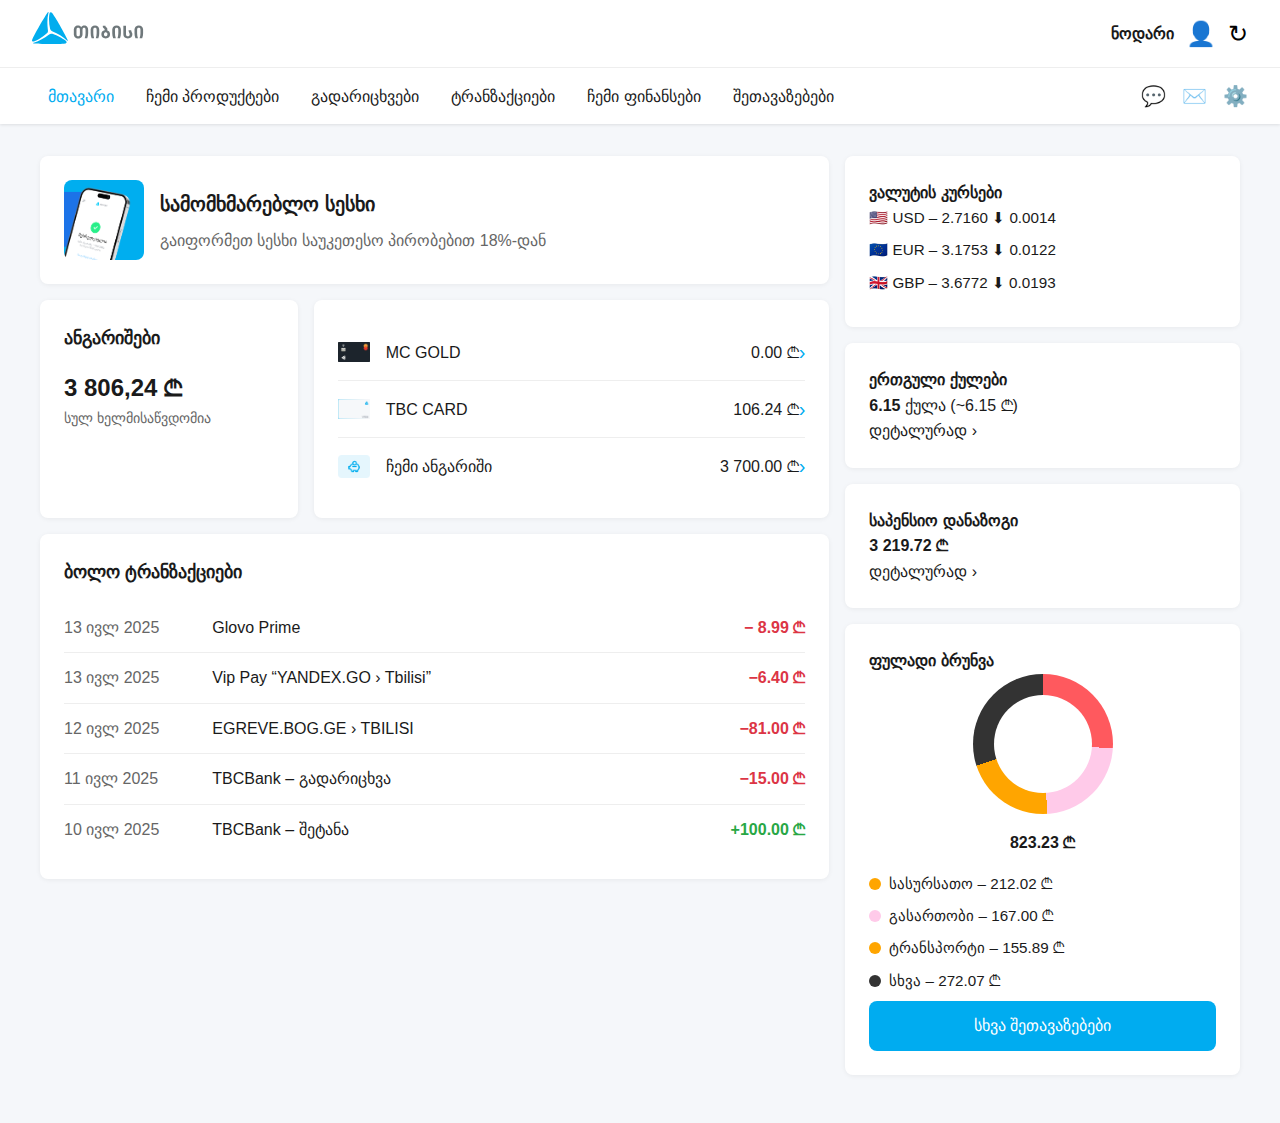
<file: index.html>
<!DOCTYPE html>
<html lang="ka">
<head>
  <meta charset="UTF-8">
  <meta name="viewport" content="width=device-width,initial-scale=1.0">
  <title>მთავარი — TBC ბანკი</title>
  <link rel="stylesheet" href="css/style.css">
</head>
<body>

  <!-- NAVBAR -->
  <header class="navbar">
    <div class="nav-top">
      <div class="logo"  aria-label="TBC ბანკი"> <img src="assets/Logo-ka-inner.svg" alt=""></div>
      <div class="profile" aria-label="პროფილი">
        <span class="profile-name">ნოდარი </span>
        <span class="profile-icon">👤</span>
        <button class="logout-btn" aria-label="გამოსვლა">↻</button>
      </div>
    </div>
    <div class="nav-bottom">
      <input type="checkbox" id="menu-toggle" class="menu-toggle">
      <label for="menu-toggle" class="menu-btn" aria-hidden="true">
        <span></span><span></span><span></span>
      </label>
      <nav class="main-nav" aria-label="მთავარი მენიუ">
        <a href="index.html" class="active">მთავარი</a>
        <a href="#">ჩემი პროდუქტები</a>
        <a href="#">გადარიცხვები</a>
        <a href="transactions.html">ტრანზაქციები</a>
        <a href="#">ჩემი ფინანსები</a>
        <a href="#">შეთავაზებები</a>
      </nav>
      <div class="nav-actions" aria-label="ქმედებები">
        <button class="icon-btn" aria-label="ჩათი">💬</button>
        <button class="icon-btn" aria-label="ელ.ფოსტა">✉️</button>
        <button class="icon-btn" aria-label="პარამეტრები">⚙️</button>
      </div>
    </div>
  </header>

  <!-- MAIN GRID LAYOUT -->
  <main class="container main-layout">

    <!-- LEFT COLUMN -->
    <section class="left-panel">

      <!-- PROMO -->
      <article class="promo-box card" aria-labelledby="promo-title">
        <img src="assets/a889ba13e19e485b8c6d94f5d90e0b34.png" alt="პრომო შეთავაზება" class="promo-img">
        <div class="promo-text">
          <h2 id="promo-title">სამომხმარებლო სესხი</h2>
          <p>გაიფორმეთ სესხი საუკეთესო პირობებით 18%-დან</p>
        </div>
      </article>

      <!-- ACCOUNTS -->
      <div class="accounts-container">
        <div class="accounts-summary card" aria-labelledby="acc-title">
          <h3 id="acc-title">ანგარიშები</h3>
          <p class="balance">3 806,24 ₾</p>
          <p class="muted">სულ ხელმისაწვდომია</p>
        </div>
        <div class="accounts-list card" aria-label="ანგარიშების სია">
          <ul class="account-list">
            <li class="account-item">
              <img src="assets/BLACK_SAND_MC_GOLD_vertical.png" alt="MC GOLD" class="card-icon">
              <div class="account-details"><span>MC GOLD</span><span>0.00 ₾</span></div>
              <span class="account-action">›</span>
            </li>
            <li class="account-item">
              <img src="assets/TBC CARD VISA GOLD.png"TBC CARD" class="card-icon">
              <div class="account-details"><span>TBC CARD</span><span>106.24 ₾</span></div>
              <span class="account-action">›</span>
            </li>
            <li class="account-item">
              <img src="assets/icon-budget-blue.png" alt="ჩემი ანგარიში" class="card-icon">
              <div class="account-details"><span>ჩემი ანგარიში</span><span>3 700.00 ₾</span></div>
              <span class="account-action">›</span>
            </li>
          </ul>
        </div>
      </div>

      <!-- RECENT TRANSACTIONS -->
      <section class="transactions-box card" aria-labelledby="recent-title">
        <h3 id="recent-title">ბოლო ტრანზაქციები</h3>
        <ul class="transaction-list">
          <li class="transaction-item">
            <time class="transaction-date">13 ივლ 2025</time>
            <span class="transaction-desc">Glovo Prime</span>
            <span class="transaction-amount negative">− 8.99 ₾</span>
          </li>
          <li class="transaction-item">
            <time class="transaction-date">13 ივლ 2025</time>
            <span class="transaction-desc">Vip Pay “YANDEX.GO › Tbilisi”</span>
            <span class="transaction-amount negative">−6.40 ₾</span>
          </li>
          <li class="transaction-item">
            <time class="transaction-date">12 ივლ 2025</time>
            <span class="transaction-desc">EGREVE.BOG.GE › TBILISI</span>
            <span class="transaction-amount negative">−81.00 ₾</span>
          </li>
          <li class="transaction-item">
            <time class="transaction-date">11 ივლ 2025</time>
            <span class="transaction-desc">TBCBank – გადარიცხვა</span>
            <span class="transaction-amount negative">−15.00 ₾</span>
          </li>
          <li class="transaction-item">
            <time class="transaction-date">10 ივლ 2025</time>
            <span class="transaction-desc">TBCBank – შეტანა</span>
            <span class="transaction-amount positive">+100.00 ₾</span>
          </li>
        </ul>
      </section>

    </section>

    <!-- RIGHT COLUMN -->
    <aside class="right-panel">

      <!-- CURRENCY RATES -->
      <section class="rates-box card" aria-labelledby="rates-title">
        <h4 id="rates-title">ვალუტის კურსები</h4>
        <ul>
          <li>🇺🇸 USD – 2.7160 ⬇ 0.0014</li>
          <li>🇪🇺 EUR – 3.1753 ⬇ 0.0122</li>
          <li>🇬🇧 GBP – 3.6772 ⬇ 0.0193</li>
        </ul>
      </section>

      <!-- LOYALTY POINTS -->
      <section class="loyalty-box card" aria-labelledby="loyalty-title">
        <h4 id="loyalty-title">ერთგული ქულები</h4>
        <p><strong>6.15</strong> ქულა (~6.15 ₾)</p>
        <a href="#" class="detail-link">დეტალურად ›</a>
      </section>

      <!-- PENSION SAVINGS -->
      <section class="pension-box card" aria-labelledby="pension-title">
        <h4 id="pension-title">საპენსიო დანაზოგი</h4>
        <p><strong>3 219.72 ₾</strong></p>
        <a href="#" class="detail-link">დეტალურად ›</a>
      </section>

      <!-- SPENDING CHART -->
      <section class="chart-box card" aria-labelledby="chart-title">
        <h4 id="chart-title">ფულადი ბრუნვა</h4>
        <div class="donut-chart" role="img" aria-label="Spending chart"></div>
        <p class="chart-total">823.23 ₾</p>
        <ul class="chart-legend">
          <li><span class="dot orange"></span>სასურსათო – 212.02 ₾</li>
          <li><span class="dot pink"></span>გასართობი – 167.00 ₾</li>
          <li><span class="dot orange"></span>ტრანსპორტი – 155.89 ₾</li>
          <li><span class="dot black"></span>სხვა – 272.07 ₾</li>
        </ul>
        <button class="offer-button">სხვა შეთავაზებები</button>
      </section>

    </aside>

  </main>

  <!-- MOBILE BOTTOM NAV -->
  <nav class="mobile-nav" aria-label="მობილური მთავარი მენიუ">
    <a href="index.html" class="active"><span class="icon">🏠</span>მთავარი</a>
    <a href="#"><span class="icon">📦</span>პროდუქტები</a>
    <a href="#"><span class="icon">🔄</span>გადარიცხვა</a>
    <a href="transactions.html"><span class="icon">📑</span>ტრანზაქციები</a>
    <a href="#"><span class="icon">📊</span>ფინანსები</a>
    <a href="#"><span class="icon">🎁</span>შეთავაზებები</a>
  </nav>

</body>
</html>
</file>
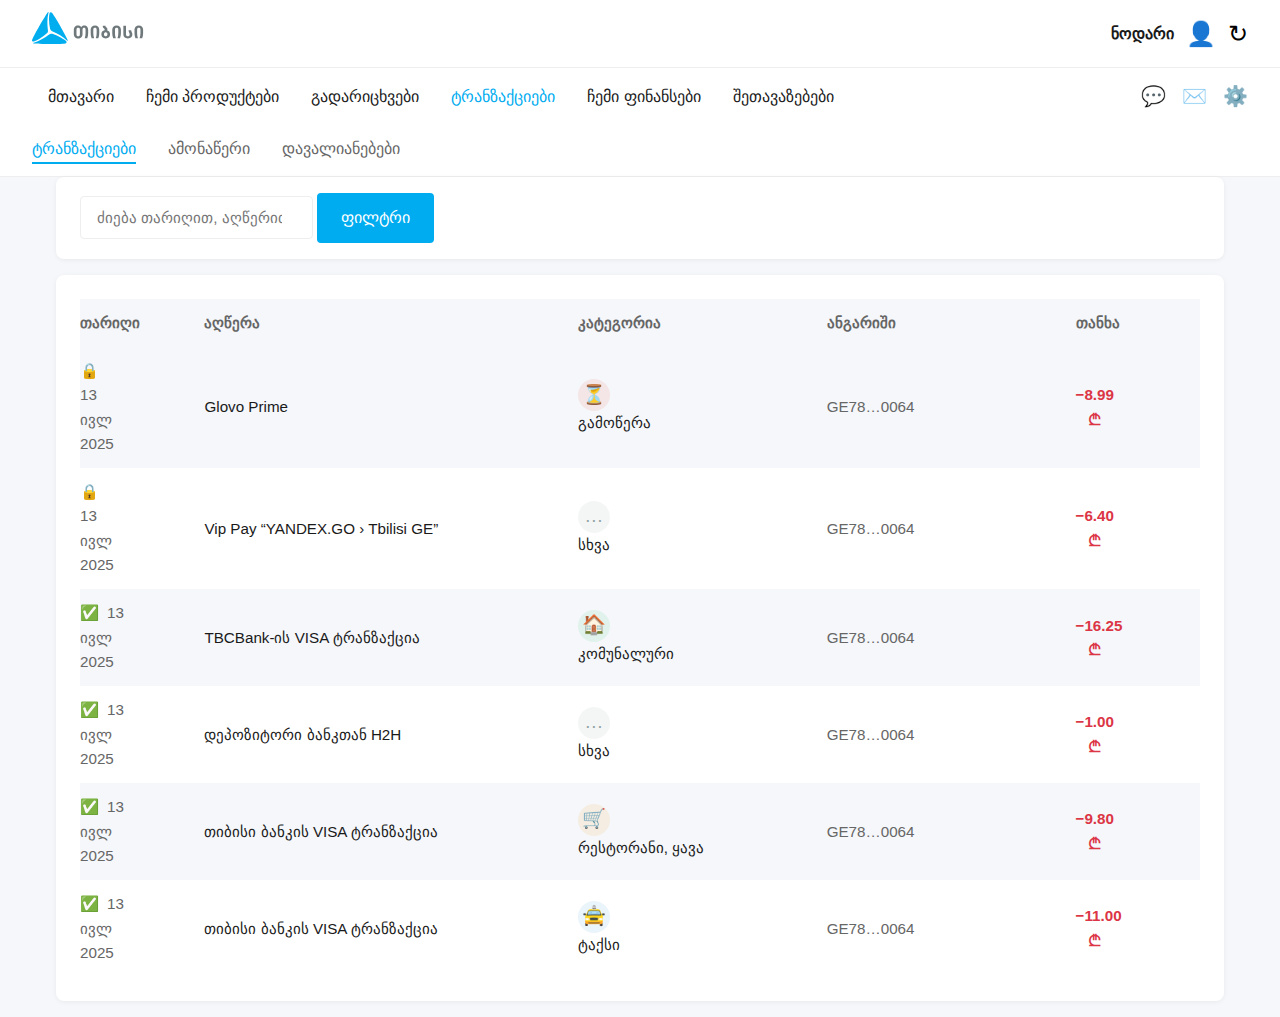
<file: transactions.html>
<!DOCTYPE html>
<html lang="ka">
<head>
  <meta charset="UTF-8">
  <meta name="viewport" content="width=device-width,initial-scale=1.0">
  <title>ტრანზაქციები — TBC ბანკი</title>
  <link rel="stylesheet" href="css/style.css">
</head>
<body>

  <!-- NAVBAR -->
  <header class="navbar">
    <div class="nav-top">
      <div class="logo"  aria-label="TBC ბანკი"> <img src="assets/Logo-ka-inner.svg" alt=""></div>
      <div class="profile">
        <span class="profile-name">ნოდარი </span>
        <span class="profile-icon">👤</span>
        <button class="logout-btn">↻</button>
      </div>
    </div>
    <div class="nav-bottom">
      <input type="checkbox" id="menu-toggle" class="menu-toggle">
      <label for="menu-toggle" class="menu-btn"><span></span><span></span><span></span></label>
      <nav class="main-nav">
        <a href="index.html">მთავარი</a>
        <a href="#">ჩემი პროდუქტები</a>
        <a href="#">გადარიცხვები</a>
        <a href="transactions.html" class="active">ტრანზაქციები</a>
        <a href="#">ჩემი ფინანსები</a>
        <a href="#">შეთავაზებები</a>
      </nav>
      <div class="nav-actions">
        <button class="icon-btn">💬</button>
        <button class="icon-btn">✉️</button>
        <button class="icon-btn">⚙️</button>
      </div>
    </div>
  </header>

  <!-- SECONDARY NAV -->
  <nav class="secondary-nav" aria-label="ქვე მენიუ">
    <a href="transactions.html" class="active">ტრანზაქციები</a>
    <a href="#">ამონაწერი</a>
    <a href="#">დავალიანებები</a>
  </nav>

  <!-- NOTE: transactions-main class forces search above table on desktop -->
  <main class="container transactions-main">

    <!-- SEARCH + FILTER -->
    <section class="toolbar-card card">
      <div class="tx-toolbar">
        <input type="search" placeholder="ძიება თარიღით, აღწერით ან თანხით">
        <button class="filter-btn">ფილტრი</button>
      </div>
    </section>

    <!-- TRANSACTIONS TABLE -->
    <section class="transaction-list-container card">
      <div class="table-header">
        <div>თარიღი</div>
        <div>აღწერა</div>
        <div>კატეგორია</div>
        <div>ანგარიში</div>
        <div>თანხა</div>
      </div>

      <!-- sample rows -->
      <div class="transaction-row">
        <div class="transaction-date"><span class="status-icon">🔒</span>13 ივლ 2025</div>
        <div class="transaction-desc">Glovo Prime</div>
        <div class="transaction-category">
          <span class="category-icon cat-subscription">⏳</span> გამოწერა
        </div>
        <div class="transaction-account">GE78…0064</div>
        <div class="transaction-amount negative">−8.99 ₾</div>
      </div>

      <div class="transaction-row">
        <div class="transaction-date"><span class="status-icon">🔒</span>13 ივლ 2025</div>
        <div class="transaction-desc">Vip Pay “YANDEX.GO › Tbilisi GE”</div>
        <div class="transaction-category">
          <span class="category-icon cat-other">…</span> სხვა
        </div>
        <div class="transaction-account">GE78…0064</div>
        <div class="transaction-amount negative">−6.40 ₾</div>
      </div>

      <div class="transaction-row">
        <div class="transaction-date"><span class="status-icon">✅</span>13 ივლ 2025</div>
        <div class="transaction-desc">TBCBank-ის VISA ტრანზაქცია</div>
        <div class="transaction-category">
          <span class="category-icon cat-home">🏠</span> კომუნალური
        </div>
        <div class="transaction-account">GE78…0064</div>
        <div class="transaction-amount negative">−16.25 ₾</div>
      </div>

      <div class="transaction-row">
        <div class="transaction-date"><span class="status-icon">✅</span>13 ივლ 2025</div>
        <div class="transaction-desc">დეპოზიტორი ბანკთან H2H</div>
        <div class="transaction-category">
          <span class="category-icon cat-other">…</span> სხვა
        </div>
        <div class="transaction-account">GE78…0064</div>
        <div class="transaction-amount negative">−1.00 ₾</div>
      </div>

      <div class="transaction-row">
        <div class="transaction-date"><span class="status-icon">✅</span>13 ივლ 2025</div>
        <div class="transaction-desc">თიბისი ბანკის VISA ტრანზაქცია</div>
        <div class="transaction-category">
          <span class="category-icon cat-shopping">🛒</span> რესტორანი, ყავა
        </div>
        <div class="transaction-account">GE78…0064</div>
        <div class="transaction-amount negative">−9.80 ₾</div>
      </div>

      <div class="transaction-row">
        <div class="transaction-date"><span class="status-icon">✅</span>13 ივლ 2025</div>
        <div class="transaction-desc">თიბისი ბანკის VISA ტრანზაქცია</div>
        <div class="transaction-category">
          <span class="category-icon cat-transport">🚖</span> ტაქსი
        </div>
        <div class="transaction-account">GE78…0064</div>
        <div class="transaction-amount negative">−11.00 ₾</div>
      </div>

      <!-- add more rows as needed -->

    </section>

  </main>

  <!-- MOBILE BOTTOM NAV -->
  <nav class="mobile-nav" aria-label="მობილური მთავარი მენიუ">
    <a href="index.html"><span class="icon">🏠</span>მთავარი</a>
    <a href="#"><span class="icon">📦</span>პროდუქტები</a>
    <a href="#"><span class="icon">🔄</span>გადარიცხვა</a>
    <a href="transactions.html" class="active"><span class="icon">📑</span>ტრანზაქციები</a>
    <a href="#"><span class="icon">📊</span>ფინანსები</a>
    <a href="#"><span class="icon">🎁</span>შეთავაზებები</a>
  </nav>

</body>
</html>
</file>
<file: css/style.css>
/*========================================================
  1. VARIABLES & RESET
========================================================*/
:root {
  --clr-primary:    #00ACF0;
  --clr-primary-dk: #0096C7;
  --clr-bg:         #F5F7FA;
  --clr-card:       #FFFFFF;
  --clr-border:     #EEEEEE;
  --clr-text:       #1A1A1A;
  --clr-muted:      #666666;
  --radius:         0.5rem;
  --shadow:         0 1px 5px rgba(0,0,0,0.06);
  --transition:     0.3s ease;
}
*,
*::before,
*::after {
  box-sizing: border-box;
  margin: 0;
  padding: 0;
}
html { font-size: 100%; }
body {
  font-family: 'Segoe UI',sans-serif;
  background: var(--clr-bg);
  color: var(--clr-text);
  line-height: 1.6;
  min-height: 100vh;
  display: flex;
  flex-direction: column;
}
a { text-decoration: none; color: inherit; }
button { background: none; border: none; cursor: pointer; font: inherit; }

/*========================================================
  2. UTILITIES & LAYOUT
========================================================*/
.container {
  width: 100%;
  max-width: 1200px;
  margin: 0 auto;
  padding: 0 1rem;
}
.card {
  background: var(--clr-card);
  border-radius: var(--radius);
  box-shadow: var(--shadow);
  padding: 1.5rem;
  margin-bottom: 1rem;
}
/* main two-column on ≥768px */
.main-layout {
  display: grid;
  grid-template-columns: 1fr;
  gap: 1rem;
}
@media(min-width:768px){
  .main-layout {
    grid-template-columns: 2fr 1fr;
    padding: 2rem 0;
  }
}

/*========================================================
  3. NAVBAR
========================================================*/
header.navbar {
  background: var(--clr-card);
  box-shadow: 0 1px 3px rgba(0,0,0,0.1);
}
.nav-top,
.nav-bottom {
  display: flex;
  align-items: center;
  padding: 0.75rem 2rem;
}
.nav-top { justify-content: space-between; }
.logo { font-size: 1.5rem; font-weight: bold; color: var(--clr-primary); }
.profile { display: flex; align-items: center; gap: 0.75rem; }
.profile-name { font-weight: 600; }
.profile-icon { font-size: 1.5rem; }
.logout-btn { font-size: 1.5rem; }
.nav-bottom {
  justify-content: space-between;
  border-top: 1px solid var(--clr-border);
  position: relative;
}
#menu-toggle { display: none; }
.menu-btn {
  display: flex;
  flex-direction: column;
  justify-content: space-between;
  width: 24px; height: 18px;
  cursor: pointer;
  margin-right: 1rem;
}
.menu-btn span {
  display: block; height: 2px;
  background: var(--clr-primary);
  border-radius: 1px;
}
/* hidden by default */
nav.main-nav {
  position: absolute;
  top: 100%; left: 0; right: 0;
  background: var(--clr-card);
  overflow: hidden; max-height: 0;
  transition: max-height var(--transition);
  z-index: 1000;
  display: flex; flex-direction: column;
}
nav.main-nav a {
  padding: 0.75rem 1.5rem;
  border-top: 1px solid var(--clr-border);
  font-weight: 500;
  color: var(--clr-text);
}
nav.main-nav a:hover,
nav.main-nav a.active {
  color: var(--clr-primary);
}
#menu-toggle:checked ~ nav.main-nav {
  max-height: 400px;
}
.nav-actions {
  display: flex;
  align-items: center;
  gap: 1rem;
}
.nav-actions .icon-btn { font-size: 1.25rem; }

/*========================================================
  4. MOBILE BOTTOM NAV
========================================================*/
.mobile-nav {
  display: flex;
  justify-content: space-around;
  background: var(--clr-card);
  box-shadow: 0 -1px 3px rgba(0,0,0,0.1);
  padding: 0.5rem 0;
  position: fixed; bottom: 0; left: 0; right: 0;
  z-index: 1000;
}
.mobile-nav a {
  flex: 1;
  display: flex; flex-direction: column; align-items: center;
  font-size: 0.65rem;
  color: var(--clr-muted);
}
.mobile-nav a.active { color: var(--clr-primary); }
.mobile-nav .icon {
  font-size: 1.25rem;
  margin-bottom: 0.25rem;
}
/* hide on desktop */
@media(min-width:768px){
  .mobile-nav { display: none; }
  body { padding-bottom: 0; }
  .nav-bottom .menu-btn,
  .nav-bottom #menu-toggle {
    display: none !important;
  }
  nav.main-nav,
  .nav-actions {
    display: flex !important;
    position: static; max-height: none; overflow: visible;
  }
  nav.main-nav { flex-direction: row; }
  nav.main-nav a { border: none; padding: 0 1rem; }
}

/*========================================================
  5. COMPONENTS
========================================================*/
.promo-box {
  display: flex; align-items: center; gap: 1rem;
}
.promo-img {
  width: 80px; height: 80px;
  object-fit: cover; border-radius: var(--radius);
}
.promo-text h2 { font-size: 1.25rem; margin-bottom: 0.5rem; }
.promo-text p  { color: var(--clr-muted); }

.accounts-container {
  display: grid; gap: 1rem;
}
@media(min-width:768px){
  .accounts-container { grid-template-columns: 1fr 2fr; }
}
.accounts-summary h3 { margin-bottom: 1rem; font-size: 1.1rem; }
.accounts-summary .balance {
  font-size: 1.5rem; font-weight: bold;
}
.accounts-summary .muted { color: var(--clr-muted); font-size: 0.9rem; }
.account-list { list-style: none; }
.account-item {
  display: flex; align-items: center; justify-content: space-between;
  padding: 0.75rem 0; border-bottom: 1px solid var(--clr-border);
}
.account-item:last-child { border-bottom: none; }
.card-icon { width: 32px; margin-right: 1rem; }
.account-details {
  flex: 1; display: flex; justify-content: space-between;
}
.account-action { color: var(--clr-primary); font-size: 1.25rem; }

.transactions-box h3 { margin-bottom: 1rem; font-size: 1.1rem; }
.transaction-list { list-style: none; }
.transaction-item {
  display: flex; justify-content: space-between;
  padding: 0.75rem 0; border-bottom: 1px solid var(--clr-border);
}
.transaction-item:last-child { border-bottom: none; }
.transaction-date { width: 20%; color: var(--clr-muted); }
.transaction-desc { flex: 1; }
.transaction-amount {
  width: 20%; text-align: right; font-weight: bold;
}
.transaction-amount.negative { color: #dc3545; }
.transaction-amount.positive { color: #28a745; }

.rates-box ul,
.chart-legend { list-style: none; padding: 0; }
.rates-box li,
.chart-legend li { margin-bottom: 0.5rem; font-size: 0.95rem; }

.donut-chart {
  width: 140px; height: 140px; margin: 0 auto 1rem;
  background: conic-gradient(
    #ff595e 0% 26%,
    #ffcae9 26% 49%,
    #ffa500 49% 70%,
    #333     70% 100%
  );
  border-radius: 50%; position: relative;
}
.donut-chart::after {
  content: "";
  position: absolute; inset: 15%;
  background: var(--clr-card);
  border-radius: 50%;
}
.chart-total { text-align: center; font-weight: bold; margin-bottom: 1rem; }
.chart-legend li { display: flex; align-items: center; }
.dot { width:12px; height:12px; border-radius:50%; margin-right:0.5rem; }
.dot.red    { background:#ff595e; }
.dot.pink   { background:#ffcae9; }
.dot.orange { background:#ffa500; }
.dot.black  { background:#333; }

.offer-button {
  width:100%; padding:0.75rem;
  background: var(--clr-primary);
  color: var(--clr-card);
  border-radius: var(--radius);
  font-size:1rem;
  transition:background var(--transition);
}
.offer-button:hover {
  background: var(--clr-primary-dk);
}

/* secondary nav */
.secondary-nav {
  display:flex; gap:2rem;
  background:var(--clr-card);
  padding:0.75rem 2rem;
  border-bottom:1px solid var(--clr-border);
}
.secondary-nav a {
  font-weight:500; color: var(--clr-muted);
}
.secondary-nav a.active {
  color:var(--clr-primary);
  border-bottom:2px solid var(--clr-primary);
}

/* toolbar (transactions page) */
.toolbar-card {
  padding:1rem 1.5rem; display:flex; align-items:center; gap:1rem;
}
.tx-toolbar input[type="search"] {
  flex:1; max-width:360px;
  padding:0.75rem 1rem;
  border:1px solid var(--clr-border);
  border-radius:0.25rem;
  font-size:0.95rem;
}
.filter-btn {
  padding:0.75rem 1.5rem;
  background:var(--clr-primary);
  color:var(--clr-card);
  border-radius:0.25rem;
  transition:background var(--transition);
}
.filter-btn:hover {
  background:var(--clr-primary-dk);
}

/* transaction table */
.transaction-list-container {
  overflow-x:auto;
}
.table-header,
.transaction-row {
  display:grid;
  grid-template-columns:1fr 3fr 2fr 2fr 1fr;
  align-items:center;
  padding:0.75rem 0;
  font-size:0.95rem;
}
.table-header {
  background:var(--clr-bg);
  color:var(--clr-muted);
  font-weight:600;
}
.transaction-row:nth-child(odd)  { background:var(--clr-card); }
.transaction-row:nth-child(even) { background:var(--clr-bg); }
.status-icon { margin-right:0.5rem; }
.category-icon {
  display:flex;align-items:center;justify-content:center;
  width:32px;height:32px;border-radius:50%;
  margin-right:0.5rem;font-size:1.2rem;
}
.cat-subscription { background:rgba(231,76,60,0.1); color:#E74C3C; }
.cat-shopping     { background:rgba(243,156,18,0.1); color:#F39C12; }
.cat-transport    { background:rgba(52,152,219,0.1); color:#3498DB; }
.cat-home         { background:rgba(46,204,113,0.1); color:#2ECC71; }
.cat-transfer     { background:rgba(26,188,156,0.1); color:#1ABC9C; }
.cat-other        { background:rgba(149,165,166,0.1); color:#95A5A6; }
.transaction-account { color: var(--clr-muted); }
.transaction-amount { font-weight:bold; text-align:right; }
.transaction-amount.negative { color:#dc3545; }
.transaction-amount.positive { color:#28a745; }

/* ────────────────────────────────────────────────────
   TRANSACTIONS PAGE: FORCE SINGLE COLUMN ON DESKTOP
──────────────────────────────────────────────────── */
@media (min-width: 768px) {
  main.transactions-main {
    display: block !important;
  }
}
</file>
